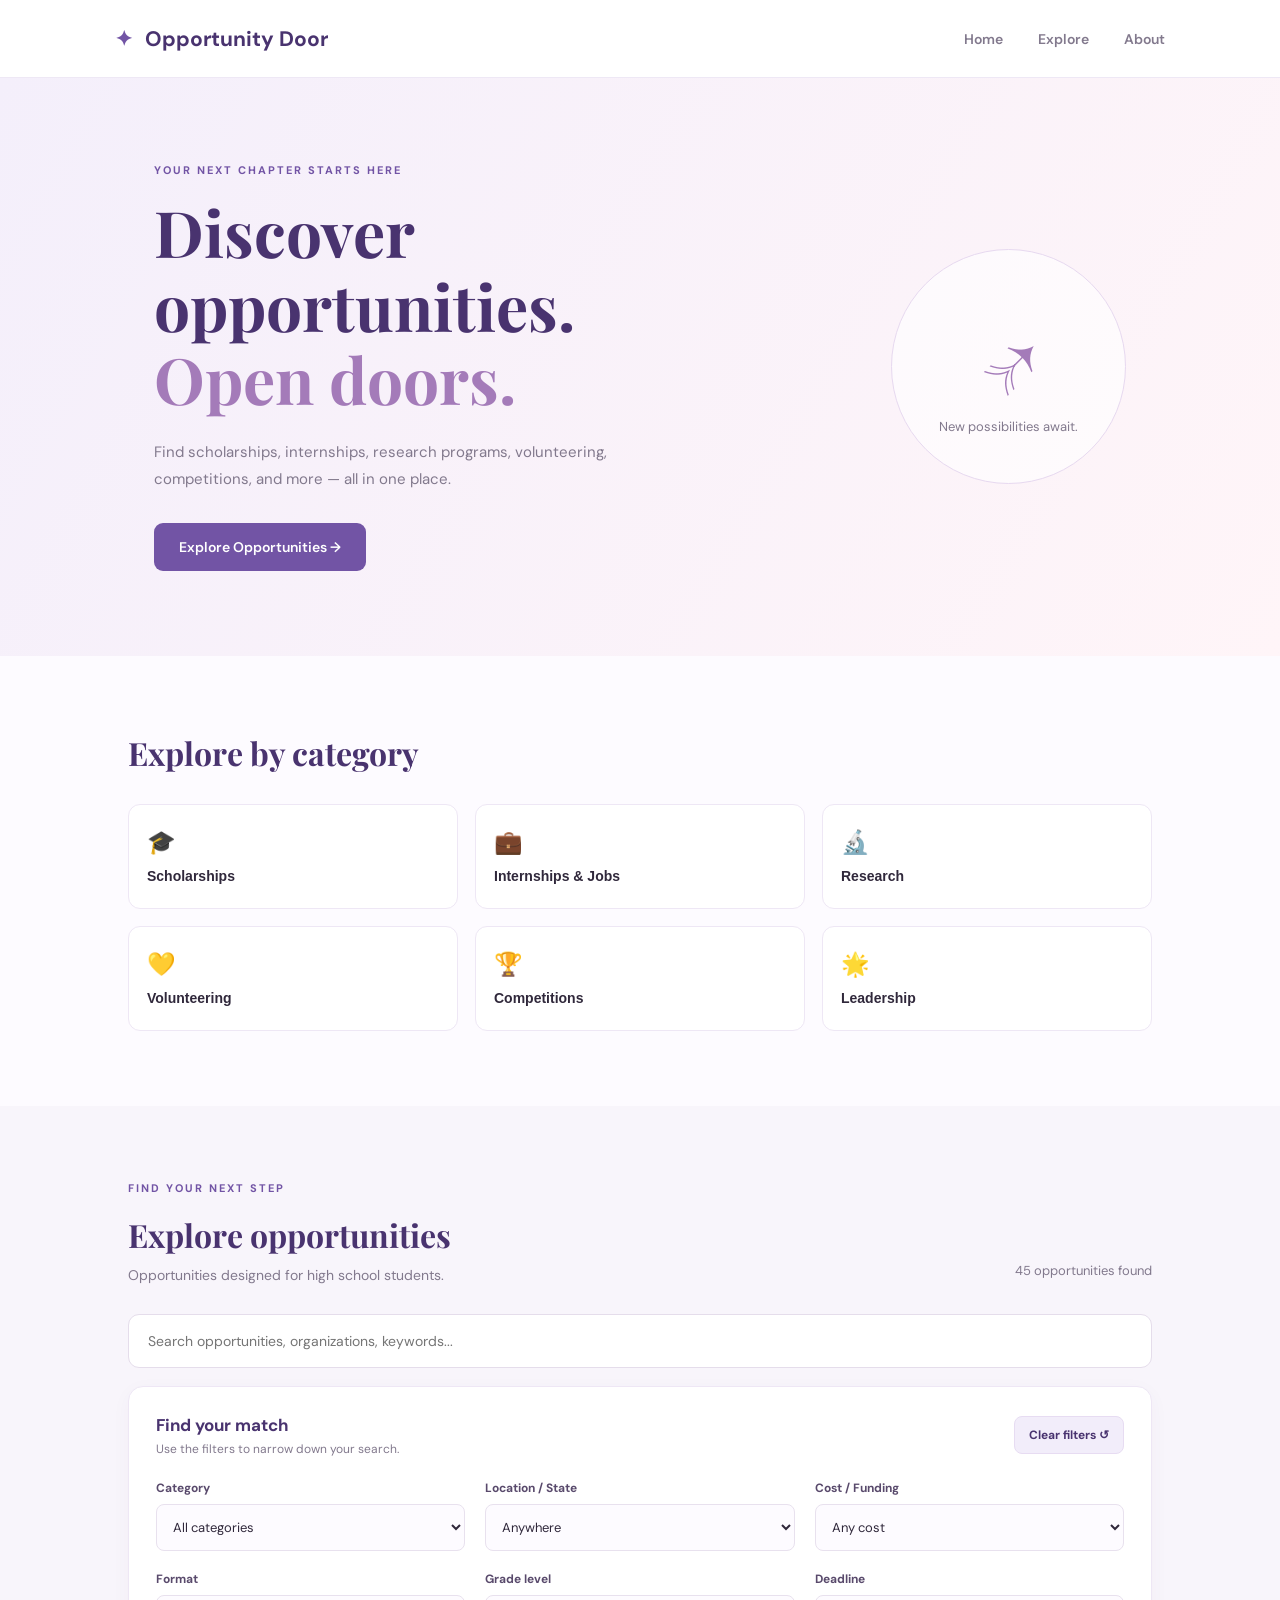
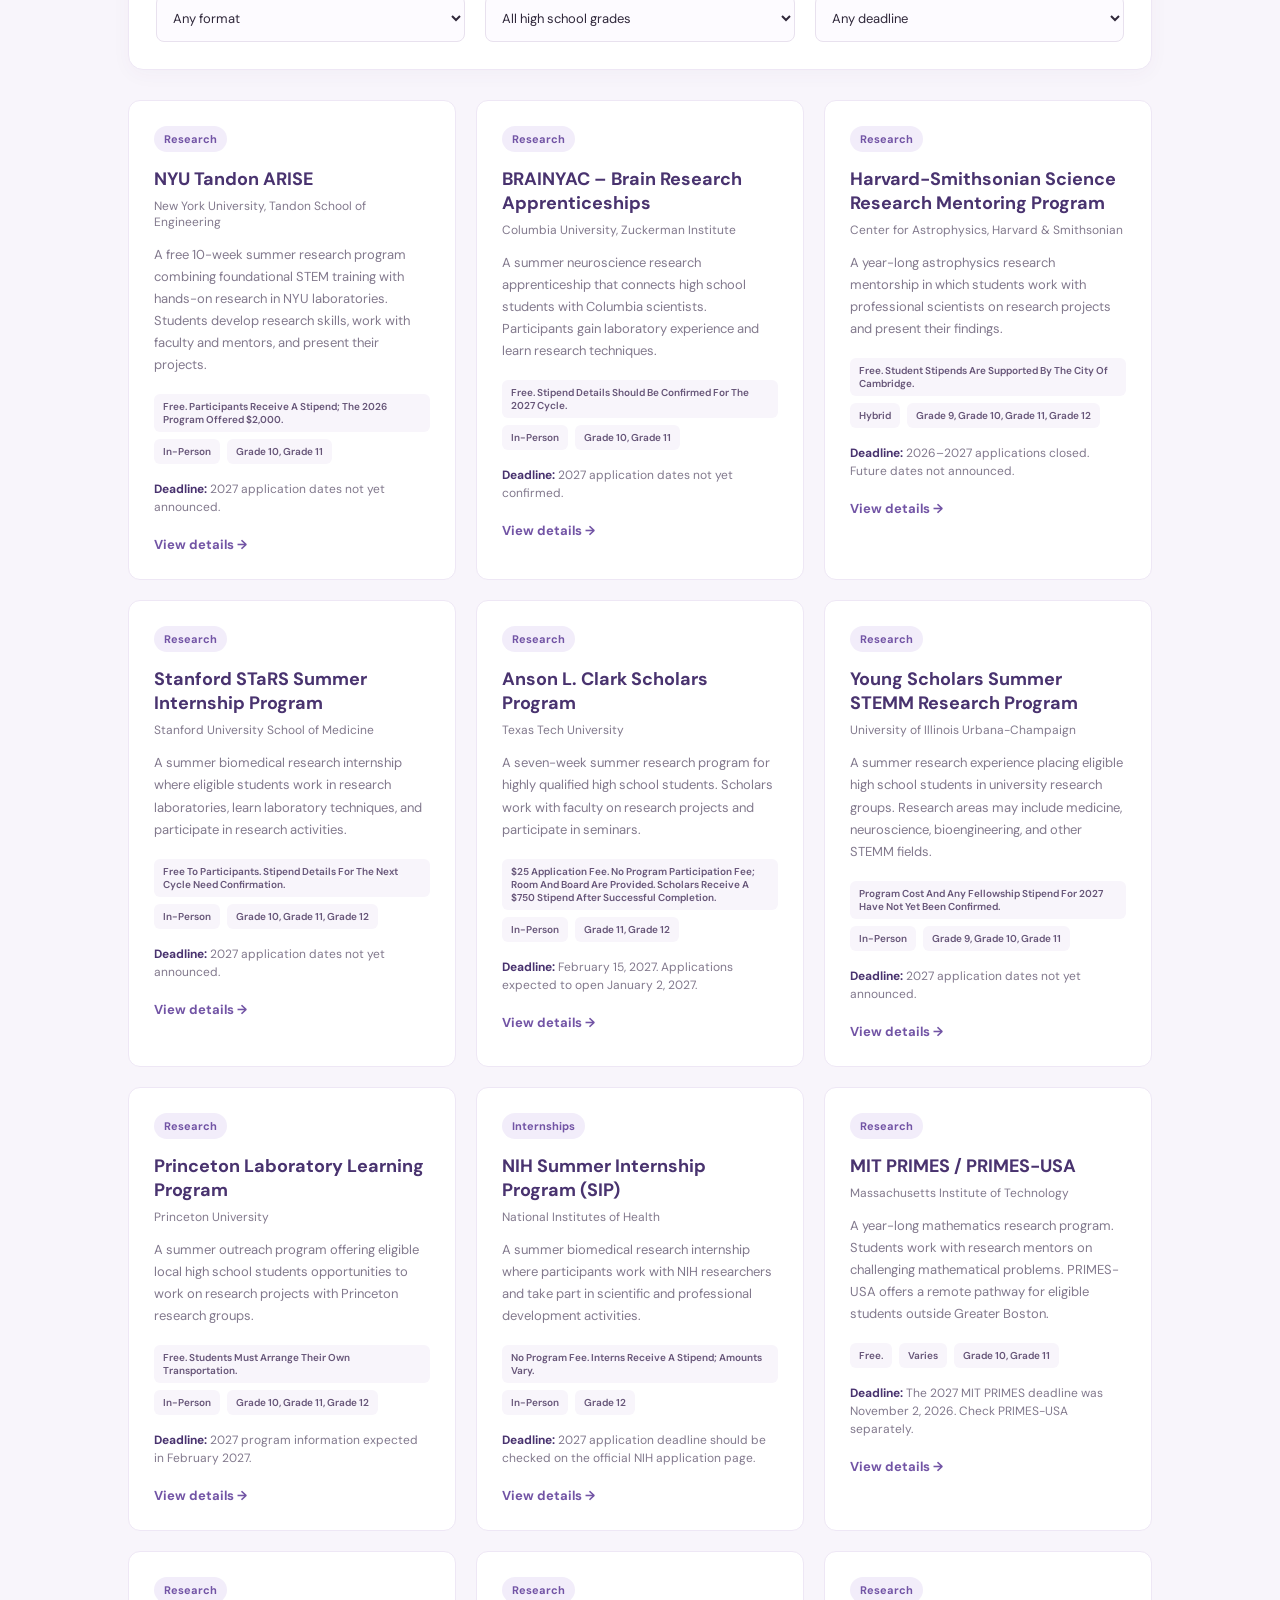
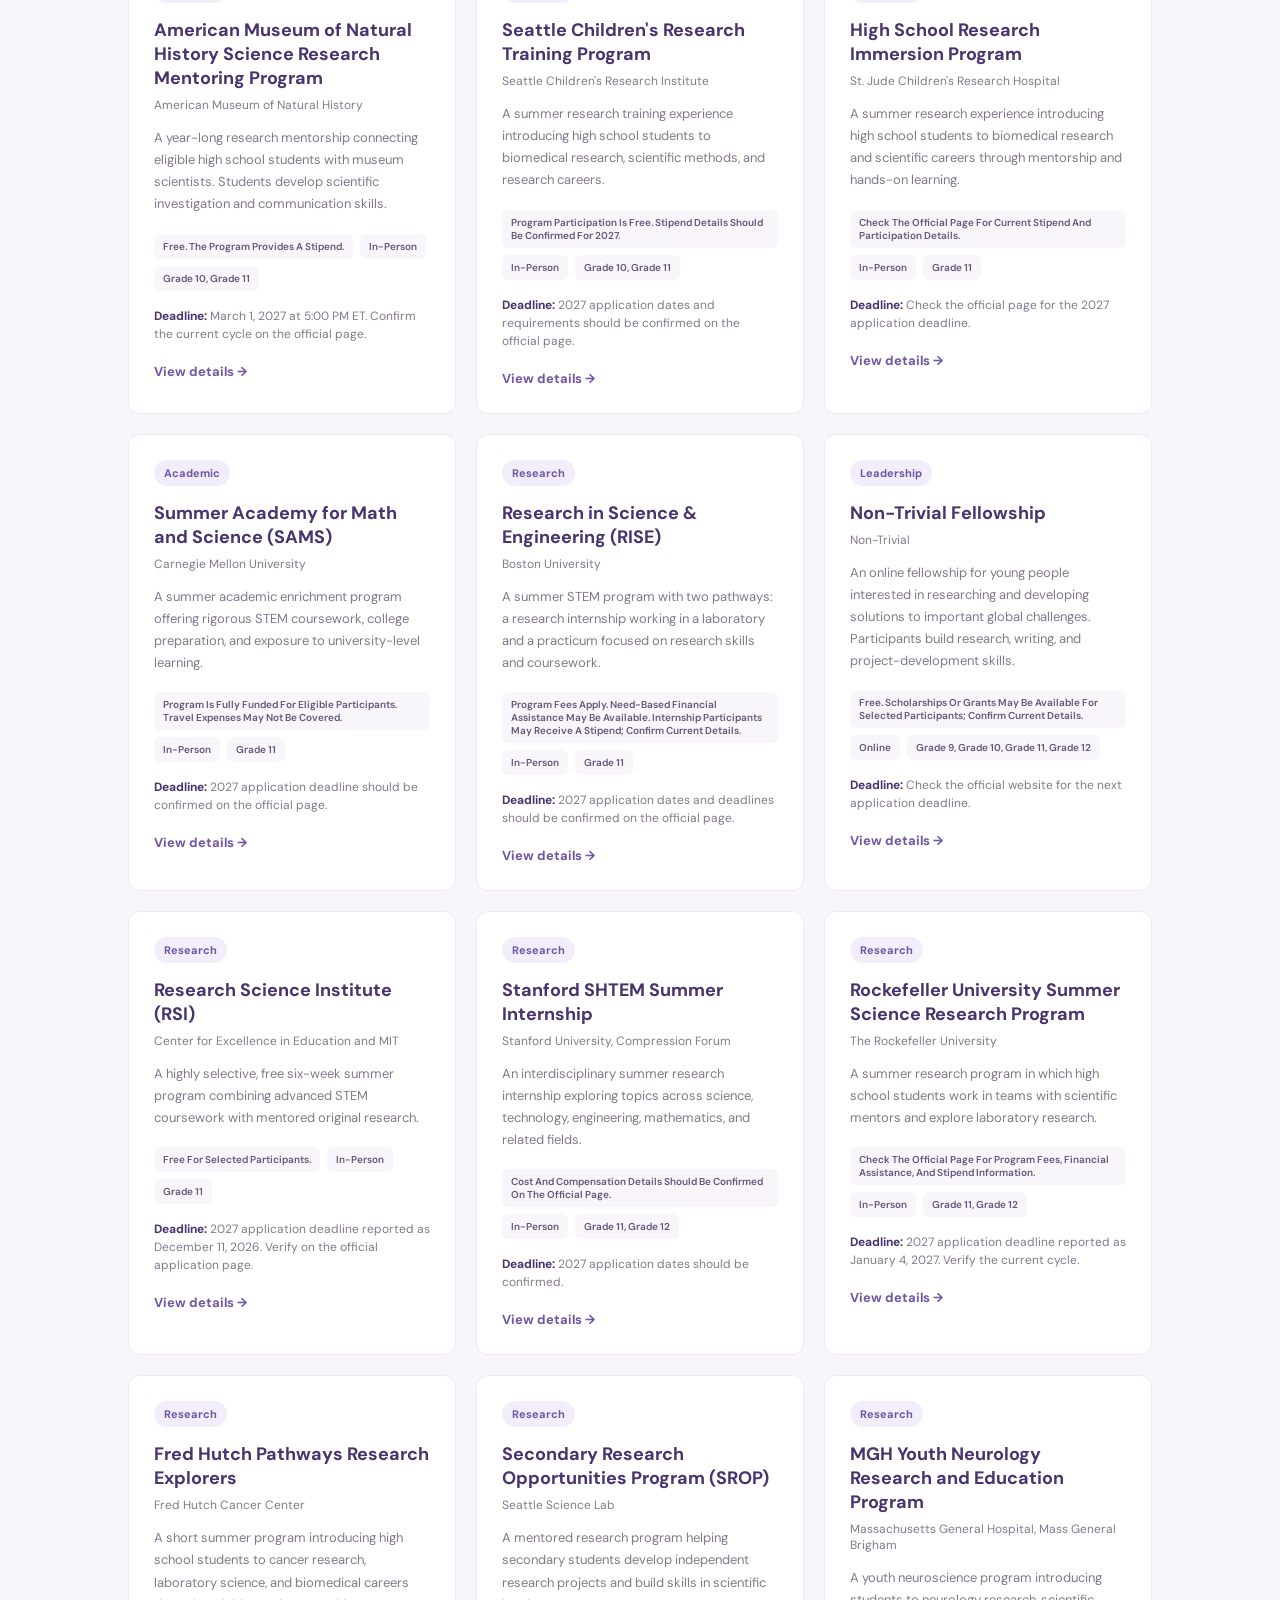
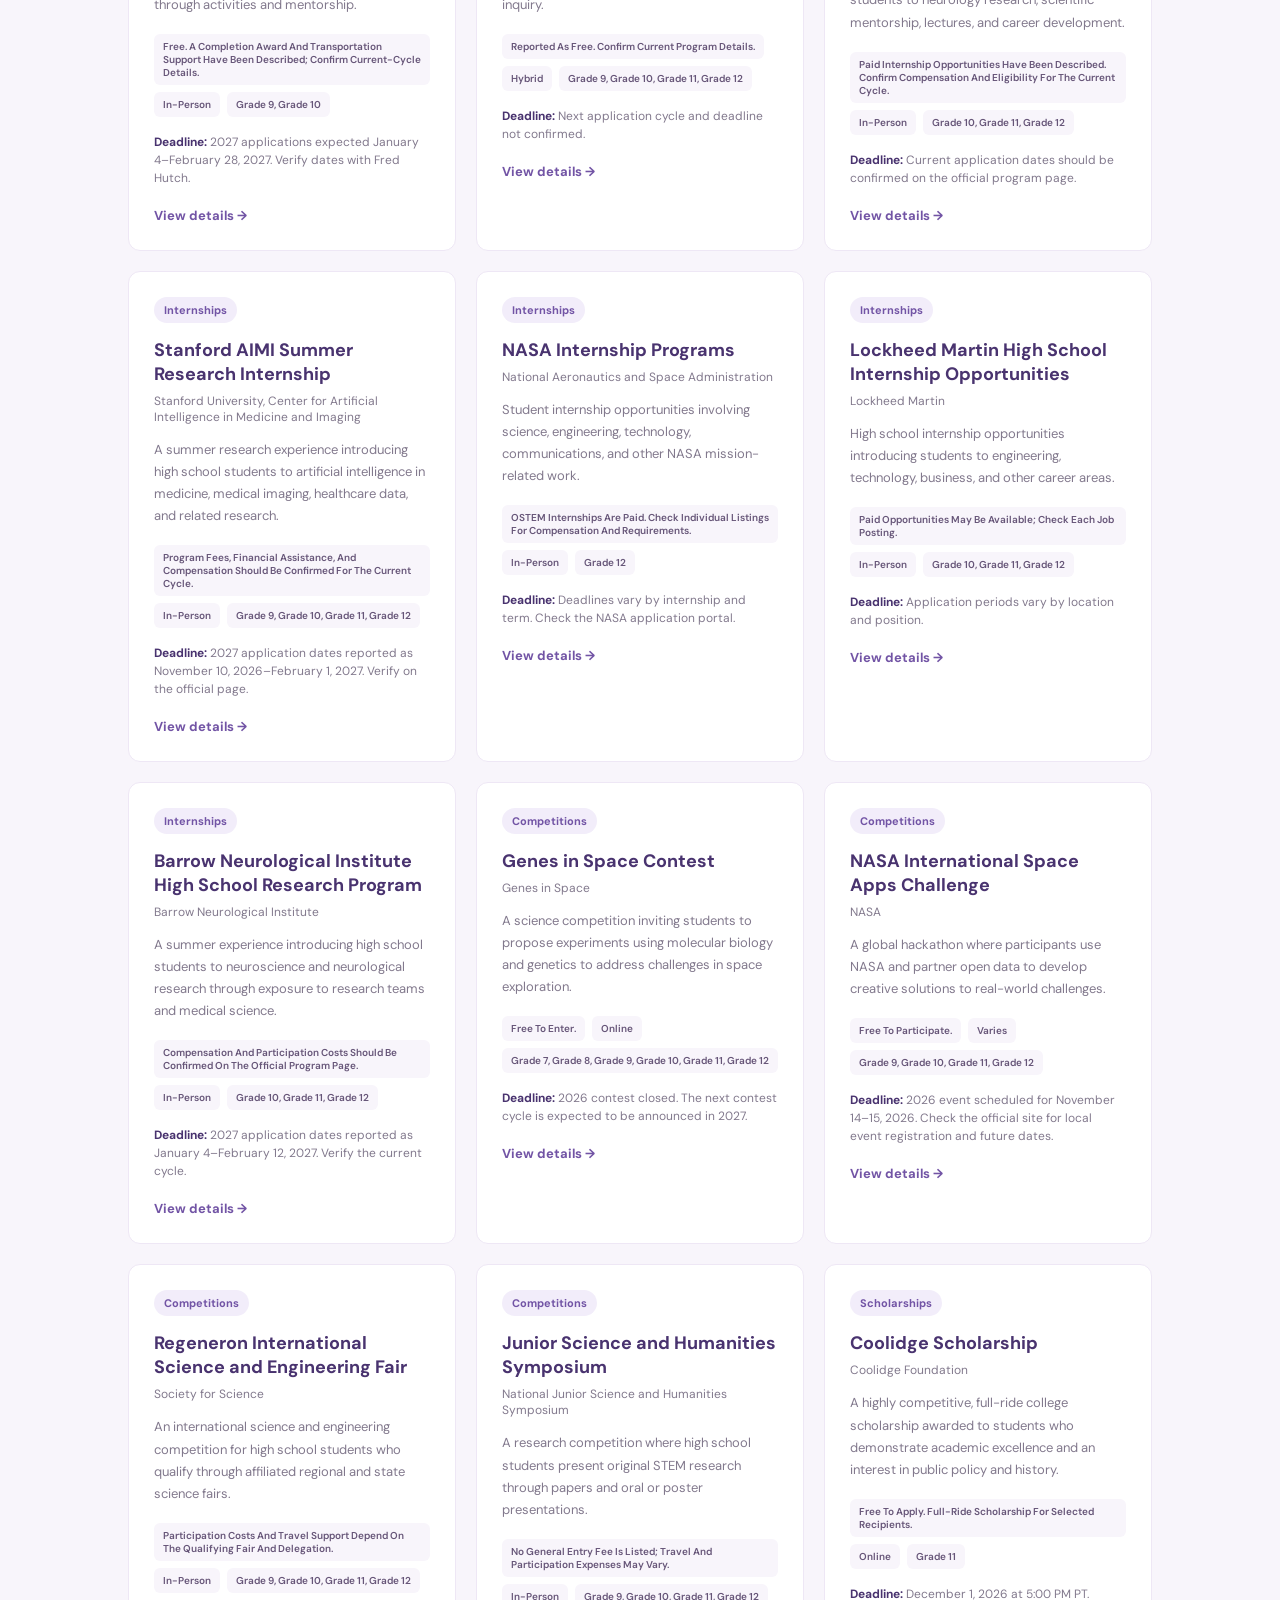
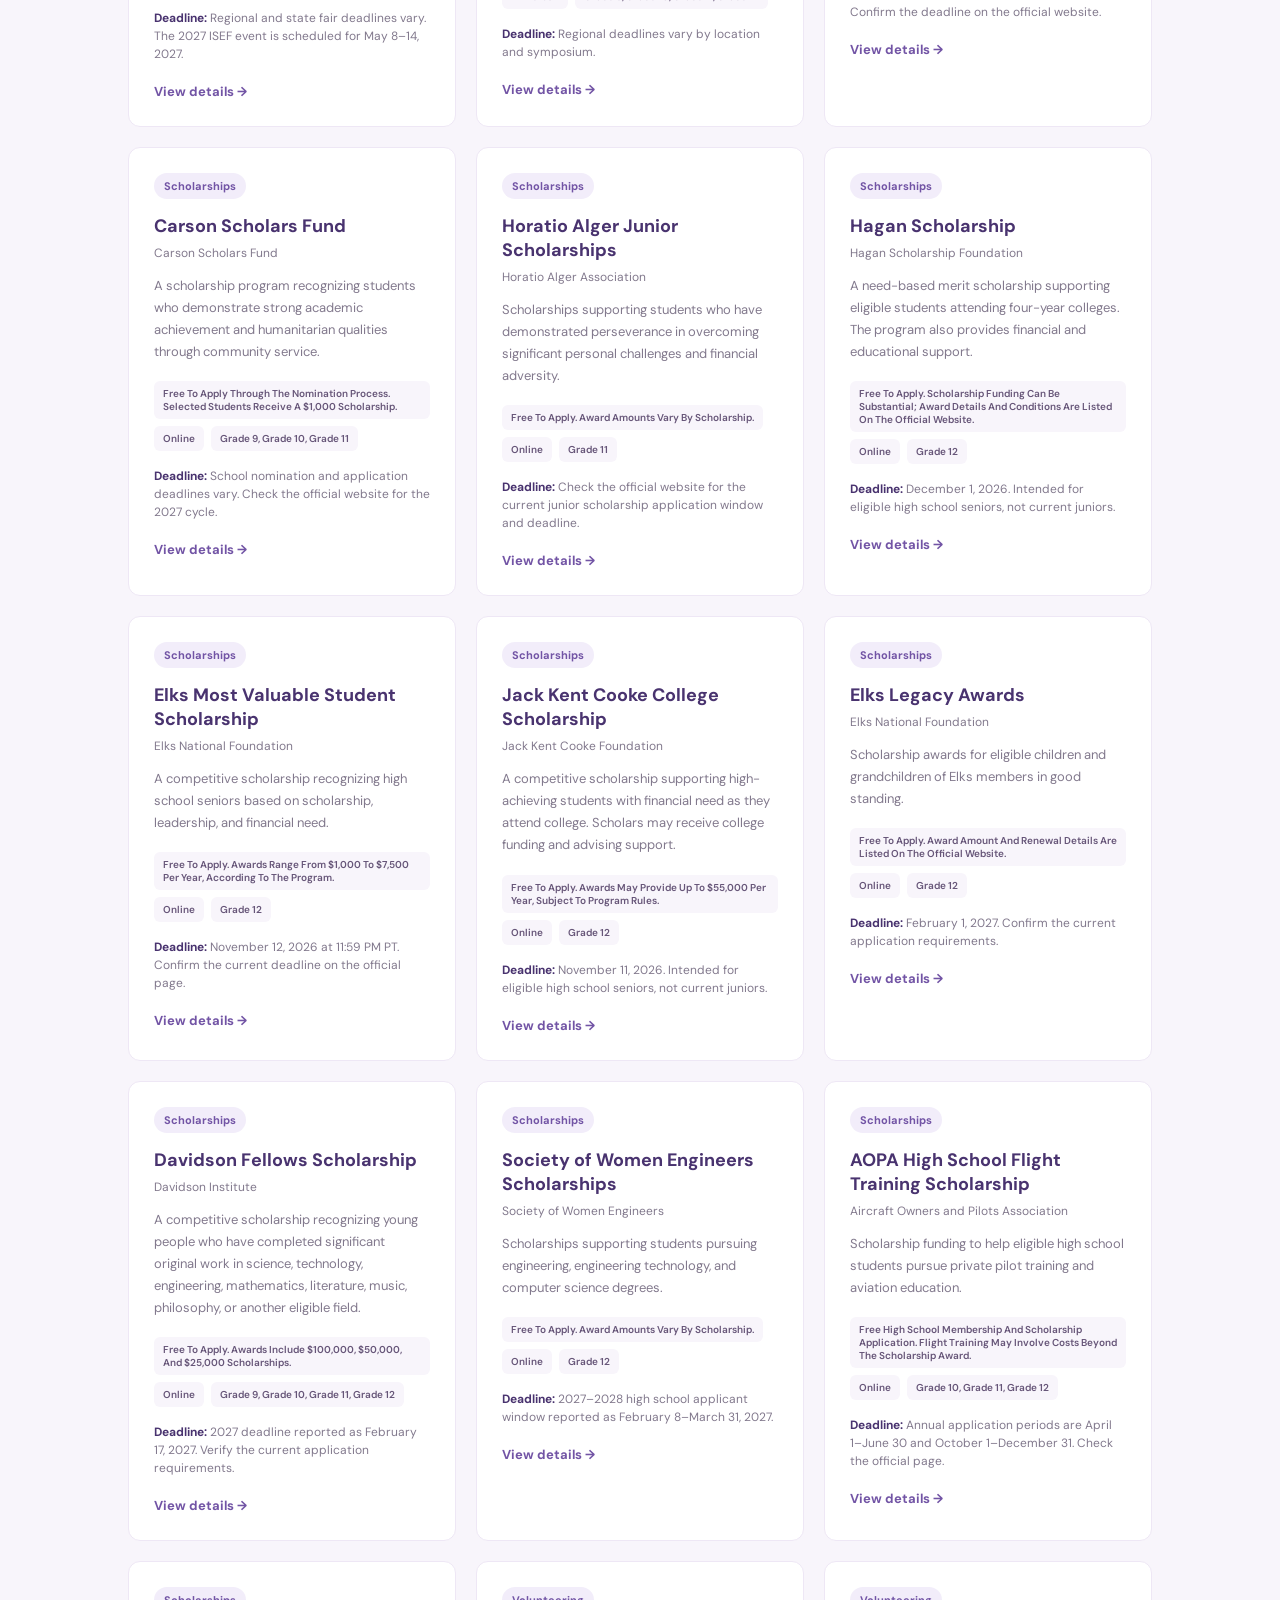
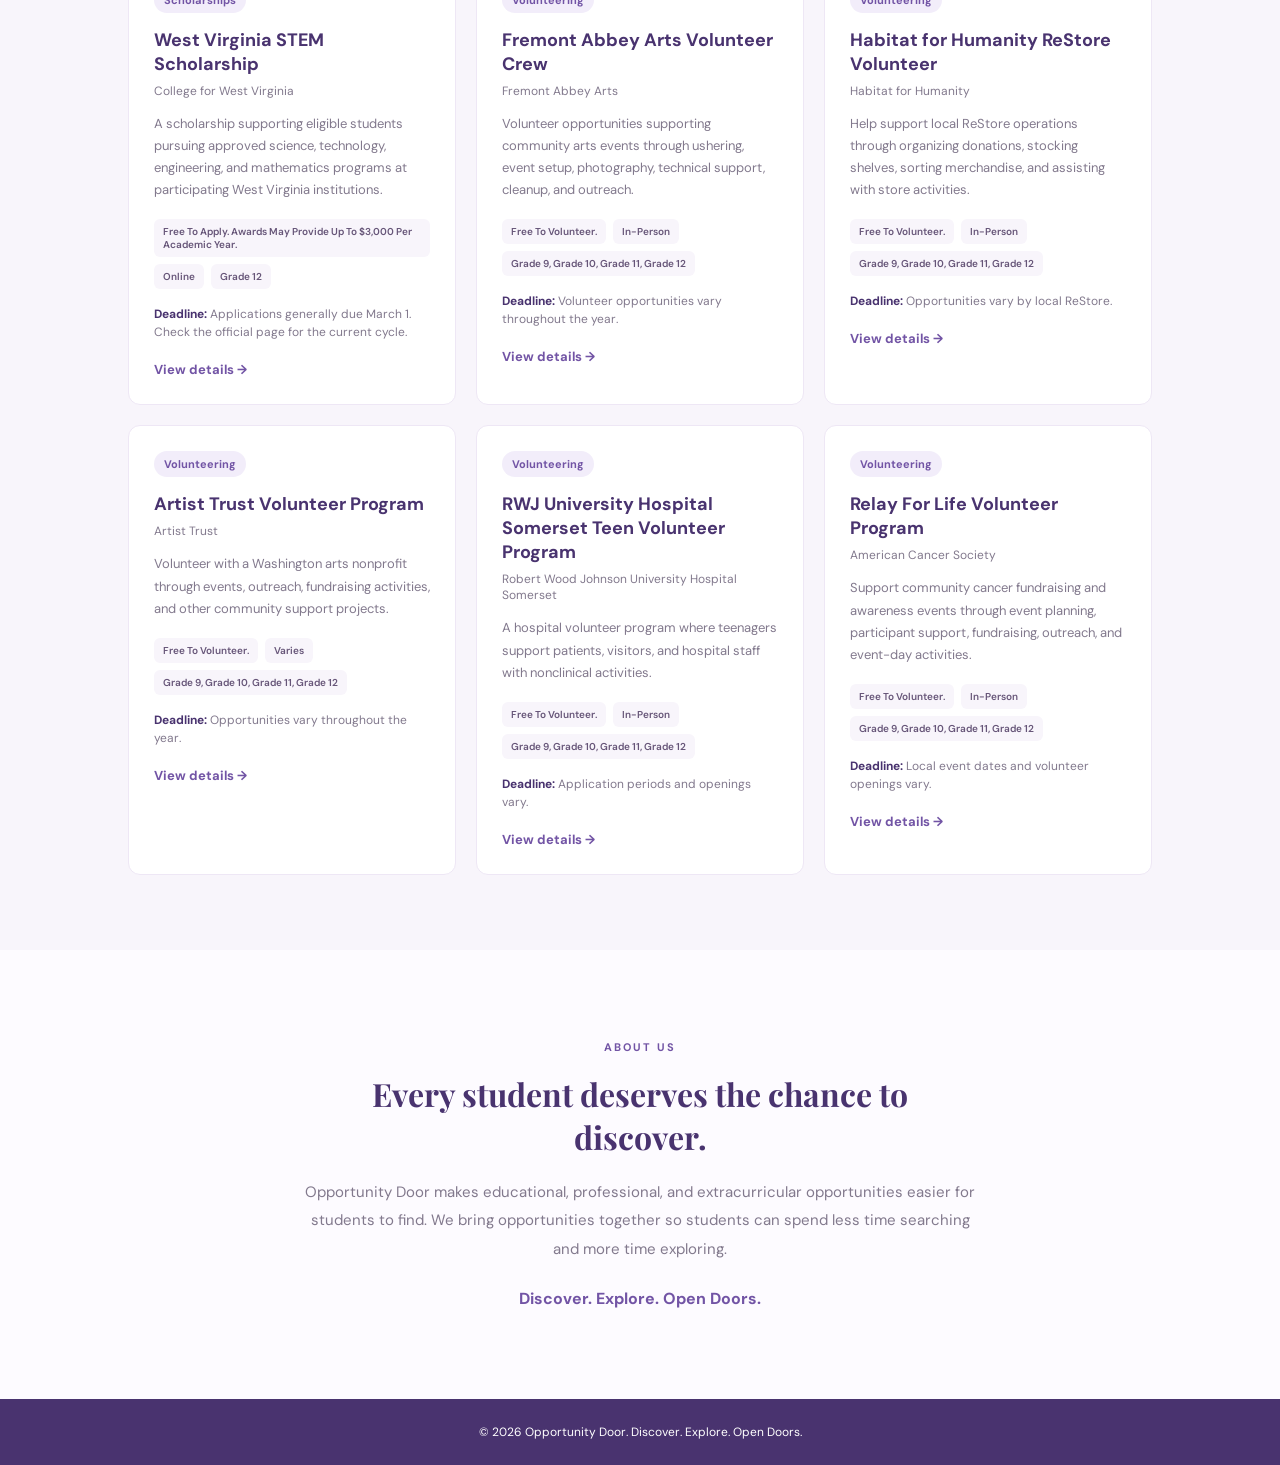
<file: index.html>
<!DOCTYPE html>
<html lang="en">
<head>
    <meta charset="UTF-8">
    <meta name="viewport" content="width=device-width, initial-scale=1.0">
    <title>Opportunity Door | Discover Your Next Opportunity</title>
    <link rel="stylesheet" href="style.css">
</head>

<body>

<header class="navbar">
    <a href="index.html" class="logo">
        <span class="logo-icon">✦</span>
        Opportunity Door
    </a>

    <nav>
        <a href="#home">Home</a>
        <a href="#opportunities">Explore</a>
        <a href="#about">About</a>
    </nav>
</header>

<main>

    <section class="hero" id="home">
        <div class="hero-content">
            <p class="eyebrow">YOUR NEXT CHAPTER STARTS HERE</p>

            <h1>Discover opportunities.<br>
                <span>Open doors.</span>
            </h1>

            <p class="hero-description">
                Find scholarships, internships, research programs,
                volunteering, competitions, and more — all in one place.
            </p>

            <a href="#opportunities" class="primary-button">
                Explore Opportunities →
            </a>
        </div>

        <div class="hero-decoration">
            <div class="door-symbol">↗</div>
            <p>New possibilities await.</p>
        </div>
    </section>

    <section class="categories">
        <h2>Explore by category</h2>

        <div class="category-grid">
            <button class="category-card" data-category="scholarships">
                🎓 <span>Scholarships</span>
            </button>

            <button class="category-card" data-category="internships">
                💼 <span>Internships & Jobs</span>
            </button>

            <button class="category-card" data-category="research">
                🔬 <span>Research</span>
            </button>

            <button class="category-card" data-category="volunteering">
                💛 <span>Volunteering</span>
            </button>

            <button class="category-card" data-category="competitions">
                🏆 <span>Competitions</span>
            </button>

            <button class="category-card" data-category="leadership">
                🌟 <span>Leadership</span>
            </button>
        </div>
    </section>

    <section class="opportunities-section" id="opportunities">

        <div class="section-heading">
            <div>
                <p class="eyebrow">FIND YOUR NEXT STEP</p>
                <h2>Explore opportunities</h2>
                <p class="section-subtitle">
                    Opportunities designed for high school students.
                </p>
            </div>

            <p id="results-count"></p>
        </div>

        <div class="search-area">
            <input
                type="text"
                id="search-input"
                placeholder="Search opportunities, organizations, keywords..."
            >
        </div>

        <div class="filter-panel">

            <div class="filter-heading">
                <div>
                    <h3>Find your match</h3>
                    <p>Use the filters to narrow down your search.</p>
                </div>

                <button id="clear-filters" class="clear-button">
                    Clear filters ↺
                </button>
            </div>

            <div class="filter-grid">

                <div class="filter-group">
                    <label for="category-filter">Category</label>
                    <select id="category-filter">
                        <option value="all">All categories</option>
                        <option value="scholarships">Scholarships</option>
                        <option value="internships">Internships & Jobs</option>
                        <option value="research">Research</option>
                        <option value="volunteering">Volunteering</option>
                        <option value="competitions">Competitions</option>
                        <option value="leadership">Leadership</option>
                    </select>
                </div>

                <div class="filter-group">
                    <label for="state-filter">Location / State</label>
                    <select id="state-filter">
                        <option value="all">Anywhere</option>
                        <option value="Nationwide">Nationwide</option>
                        <option value="International">International</option>
                        <option disabled>──────────</option>
                        <option value="Alabama">Alabama</option>
                        <option value="Alaska">Alaska</option>
                        <option value="Arizona">Arizona</option>
                        <option value="Arkansas">Arkansas</option>
                        <option value="California">California</option>
                        <option value="Colorado">Colorado</option>
                        <option value="Connecticut">Connecticut</option>
                        <option value="Delaware">Delaware</option>
                        <option value="Florida">Florida</option>
                        <option value="Georgia">Georgia</option>
                        <option value="Hawaii">Hawaii</option>
                        <option value="Idaho">Idaho</option>
                        <option value="Illinois">Illinois</option>
                        <option value="Indiana">Indiana</option>
                        <option value="Iowa">Iowa</option>
                        <option value="Kansas">Kansas</option>
                        <option value="Kentucky">Kentucky</option>
                        <option value="Louisiana">Louisiana</option>
                        <option value="Maine">Maine</option>
                        <option value="Maryland">Maryland</option>
                        <option value="Massachusetts">Massachusetts</option>
                        <option value="Michigan">Michigan</option>
                        <option value="Minnesota">Minnesota</option>
                        <option value="Mississippi">Mississippi</option>
                        <option value="Missouri">Missouri</option>
                        <option value="Montana">Montana</option>
                        <option value="Nebraska">Nebraska</option>
                        <option value="Nevada">Nevada</option>
                        <option value="New Hampshire">New Hampshire</option>
                        <option value="New Jersey">New Jersey</option>
                        <option value="New Mexico">New Mexico</option>
                        <option value="New York">New York</option>
                        <option value="North Carolina">North Carolina</option>
                        <option value="North Dakota">North Dakota</option>
                        <option value="Ohio">Ohio</option>
                        <option value="Oklahoma">Oklahoma</option>
                        <option value="Oregon">Oregon</option>
                        <option value="Pennsylvania">Pennsylvania</option>
                        <option value="Rhode Island">Rhode Island</option>
                        <option value="South Carolina">South Carolina</option>
                        <option value="South Dakota">South Dakota</option>
                        <option value="Tennessee">Tennessee</option>
                        <option value="Texas">Texas</option>
                        <option value="Utah">Utah</option>
                        <option value="Vermont">Vermont</option>
                        <option value="Virginia">Virginia</option>
                        <option value="Washington">Washington</option>
                        <option value="West Virginia">West Virginia</option>
                        <option value="Wisconsin">Wisconsin</option>
                        <option value="Wyoming">Wyoming</option>
                    </select>
                </div>

                <div class="filter-group">
                    <label for="cost-filter">Cost / Funding</label>
                    <select id="cost-filter">
                        <option value="all">Any cost</option>
                        <option value="free">Free</option>
                        <option value="paid">Paid</option>
                        <option value="stipend">Stipend provided</option>
                        <option value="funded">Fully funded</option>
                        <option value="unknown">Cost not specified</option>
                    </select>
                </div>

                <div class="filter-group">
                    <label for="format-filter">Format</label>
                    <select id="format-filter">
                        <option value="all">Any format</option>
                        <option value="online">Online</option>
                        <option value="in-person">In-person</option>
                        <option value="hybrid">Hybrid</option>
                        <option value="varies">Varies / not specified</option>
                    </select>
                </div>

                <div class="filter-group">
                    <label for="grade-filter">Grade level</label>
                    <select id="grade-filter">
                        <option value="all">All high school grades</option>
                        <option value="9">9th grade</option>
                        <option value="10">10th grade</option>
                        <option value="11">11th grade</option>
                        <option value="12">12th grade</option>
                    </select>
                </div>

                <div class="filter-group">
                    <label for="deadline-filter">Deadline</label>
                    <select id="deadline-filter">
                        <option value="all">Any deadline</option>
                        <option value="30">Within 30 days</option>
                        <option value="90">Within 90 days</option>
                        <option value="none">No date listed</option>
                    </select>
                </div>

            </div>
        </div>

        <div id="opportunity-list" class="opportunity-grid">
        </div>

    </section>

    <section class="about-section" id="about">
        <p class="eyebrow">ABOUT US</p>
        <h2>Every student deserves the chance to discover.</h2>

        <p>
            Opportunity Door makes educational, professional, and
            extracurricular opportunities easier for students to find.
            We bring opportunities together so students can spend less
            time searching and more time exploring.
        </p>

        <p class="tagline">Discover. Explore. Open Doors.</p>
    </section>

</main>

<footer>
    <p>© 2026 Opportunity Door. Discover. Explore. Open Doors.</p>
</footer>

<script src="opportunities.js"></script>
<script src="script.js"></script>

</body>
</html>
</file>
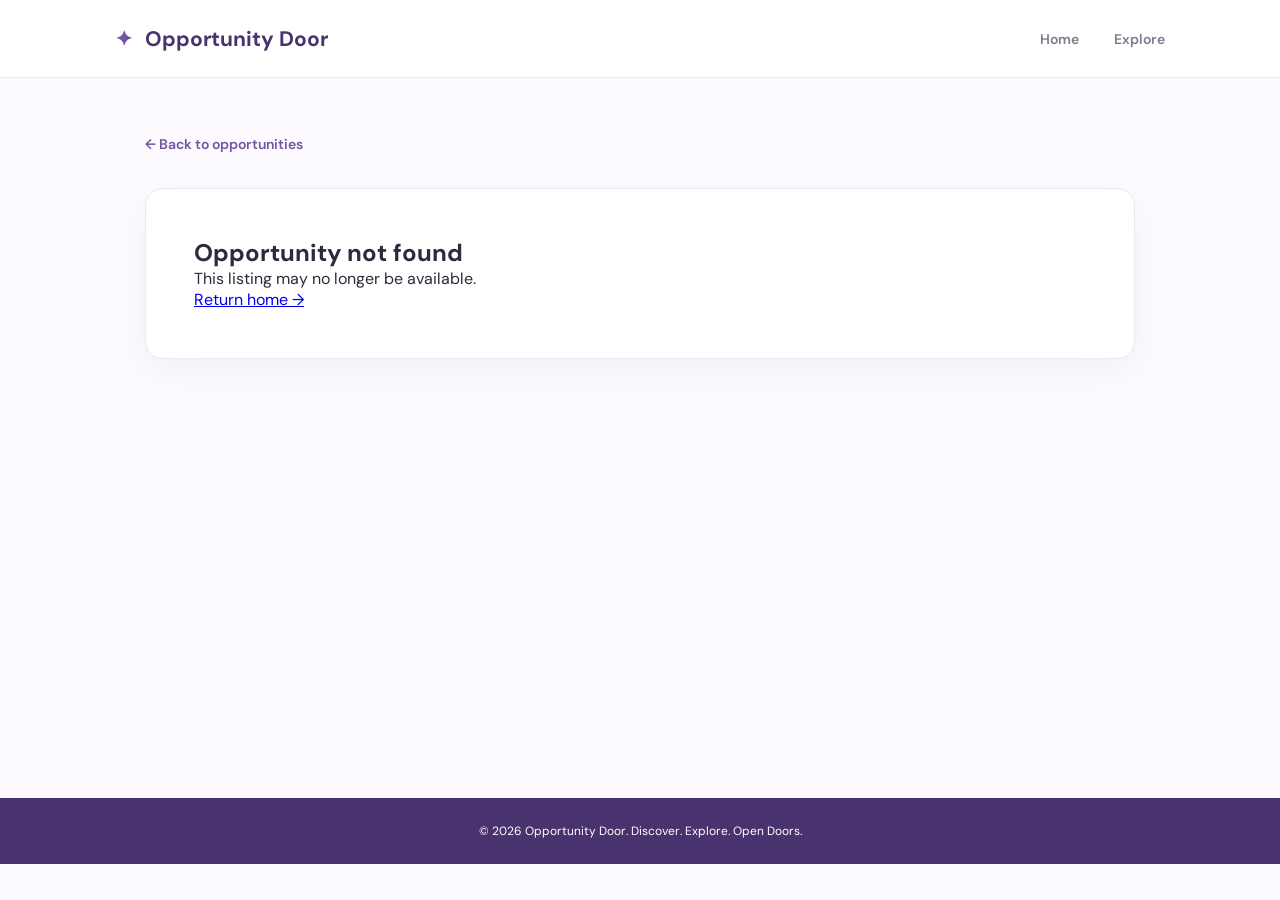
<file: opportunity.html>
<!DOCTYPE html>
<html lang="en">
<head>
    <meta charset="UTF-8">
    <meta name="viewport" content="width=device-width, initial-scale=1.0">
    <title>Opportunity Details | Opportunity Door</title>
    <link rel="stylesheet" href="style.css">
</head>
<body>

    <header class="navbar">
        <a href="index.html" class="logo">
            <span class="logo-icon">✦</span>
            Opportunity Door
        </a>
        <nav>
            <a href="index.html">Home</a>
            <a href="index.html#opportunities">Explore</a>
        </nav>
    </header>

    <main class="details-section">
        <a href="index.html" class="back-link">← Back to opportunities</a>

        <div id="opportunity-details">
            <p>Loading opportunity...</p>
        </div>
    </main>

    <footer>
        <p>© 2026 Opportunity Door. Discover. Explore. Open Doors.</p>
    </footer>

    <script src="opportunities.js"></script>
    <script src="opportunity.js"></script>
</body>
</html>
</file>
<file: style.css>
@import url('https://fonts.googleapis.com/css2?family=DM+Sans:wght@400;500;600;700&family=Playfair+Display:wght@500;600;700&display=swap');

:root {
    --purple: #7254a5;
    --dark-purple: #49336f;
    --light-purple: #f2edfa;
    --pink: #f8e9f1;
    --background: #fdfbff;
    --text: #30283b;
    --muted: #82798d;
    --white: #ffffff;
}

* {
    margin: 0;
    padding: 0;
    box-sizing: border-box;
    scroll-behavior: smooth;
}

body {
    font-family: 'DM Sans', sans-serif;
    background: var(--background);
    color: var(--text);
}

/* NAVIGATION */

.navbar {
    min-height: 78px;
    padding: 0 9%;
    display: flex;
    align-items: center;
    justify-content: space-between;
    background: white;
    border-bottom: 1px solid #eee8f5;
}

.logo {
    text-decoration: none;
    color: var(--dark-purple);
    font-size: 21px;
    font-weight: 700;
}

.logo-icon {
    color: var(--purple);
    margin-right: 7px;
}

nav {
    display: flex;
    gap: 35px;
}

nav a {
    text-decoration: none;
    color: var(--muted);
    font-size: 14px;
    font-weight: 600;
    transition: 0.2s;
}

nav a:hover {
    color: var(--purple);
}

/* HERO */

.hero {
    min-height: 490px;
    padding: 85px 12%;
    display: flex;
    align-items: center;
    justify-content: space-between;
    gap: 40px;
    background: linear-gradient(120deg, #f4effb, #fff5f8);
}

.hero-content {
    max-width: 650px;
}

.eyebrow {
    color: var(--purple);
    font-size: 11px;
    font-weight: 700;
    letter-spacing: 2px;
    margin-bottom: 18px;
}

.hero h1 {
    font-family: 'Playfair Display', serif;
    font-size: clamp(42px, 5vw, 65px);
    line-height: 1.15;
    color: var(--dark-purple);
}

.hero h1 span {
    color: #a47bb9;
}

.hero-description {
    color: var(--muted);
    max-width: 500px;
    line-height: 1.8;
    margin: 23px 0 30px;
    font-size: 15px;
}

.primary-button {
    display: inline-block;
    background: var(--purple);
    color: white;
    padding: 15px 25px;
    border-radius: 9px;
    text-decoration: none;
    font-size: 14px;
    font-weight: 600;
    transition: 0.2s;
}

.primary-button:hover {
    background: var(--dark-purple);
    transform: translateY(-2px);
}

.hero-decoration {
    width: 235px;
    height: 235px;
    min-width: 235px;
    border-radius: 50%;
    background: rgba(255,255,255,0.65);
    border: 1px solid #e7d9f0;
    display: flex;
    flex-direction: column;
    align-items: center;
    justify-content: center;
    color: var(--muted);
    font-size: 13px;
}

.door-symbol {
    font-family: 'Playfair Display', serif;
    font-size: 90px;
    color: #a47bb9;
}

/* CATEGORIES */

.categories {
    padding: 75px 10%;
}

.categories h2,
.section-heading h2,
.about-section h2 {
    font-family: 'Playfair Display', serif;
    font-size: 32px;
    color: var(--dark-purple);
}

.category-grid {
    display: grid;
    grid-template-columns: repeat(3, 1fr);
    gap: 17px;
    margin-top: 30px;
}

.category-card {
    border: 1px solid #eee7f5;
    background: white;
    padding: 24px 18px;
    border-radius: 12px;
    text-align: left;
    font-size: 23px;
    cursor: pointer;
    transition: 0.2s;
}

.category-card span {
    display: block;
    margin-top: 12px;
    font-size: 14px;
    font-weight: 600;
    color: var(--text);
}

.category-card:hover {
    border-color: #bba4d6;
    background: var(--light-purple);
    transform: translateY(-3px);
}

/* OPPORTUNITY SECTION */

.opportunities-section {
    padding: 75px 10%;
    background: #f8f5fb;
}

.section-heading {
    display: flex;
    align-items: end;
    justify-content: space-between;
    gap: 20px;
    margin-bottom: 30px;
}

.section-subtitle {
    color: var(--muted);
    font-size: 14px;
    margin-top: 10px;
}

#results-count {
    color: var(--muted);
    font-size: 13px;
    white-space: nowrap;
    padding-bottom: 5px;
}

/* SEARCH */

.search-area {
    margin-bottom: 18px;
}

.search-area input {
    width: 100%;
    padding: 17px 19px;
    border: 1px solid #e5ddeb;
    border-radius: 11px;
    background: white;
    font-family: inherit;
    font-size: 14px;
    outline: none;
    transition: 0.2s;
}

.search-area input:focus {
    border-color: var(--purple);
    box-shadow: 0 0 0 3px rgba(114, 84, 165, 0.08);
}

/* FILTER PANEL */

.filter-panel {
    background: white;
    border: 1px solid #eee7f5;
    border-radius: 15px;
    padding: 27px;
    margin-bottom: 30px;
    box-shadow: 0 5px 20px rgba(73, 51, 111, 0.035);
}

.filter-heading {
    display: flex;
    justify-content: space-between;
    align-items: center;
    gap: 15px;
    margin-bottom: 23px;
}

.filter-heading h3 {
    color: var(--dark-purple);
    font-size: 17px;
    margin-bottom: 5px;
}

.filter-heading p {
    color: var(--muted);
    font-size: 12px;
}

.clear-button {
    background: var(--light-purple);
    color: var(--dark-purple);
    border: 1px solid #e7dcf2;
    border-radius: 8px;
    padding: 10px 14px;
    font-family: inherit;
    font-size: 12px;
    font-weight: 700;
    cursor: pointer;
    transition: 0.2s;
}

.clear-button:hover {
    background: #e8def5;
}

.filter-grid {
    display: grid;
    grid-template-columns: repeat(3, 1fr);
    gap: 20px;
}

.filter-group {
    display: flex;
    flex-direction: column;
    gap: 8px;
}

.filter-group label {
    color: #594a6c;
    font-size: 12px;
    font-weight: 700;
}

.filter-group select {
    width: 100%;
    padding: 13px 12px;
    border: 1px solid #e8e1ee;
    border-radius: 8px;
    background: #fdfbff;
    color: var(--text);
    font-family: inherit;
    font-size: 13px;
    outline: none;
    cursor: pointer;
    transition: 0.2s;
}

.filter-group select:focus {
    border-color: var(--purple);
    box-shadow: 0 0 0 3px rgba(114, 84, 165, 0.07);
}

/* OPPORTUNITY CARDS */

.opportunity-grid {
    display: grid;
    grid-template-columns: repeat(3, 1fr);
    gap: 20px;
}

.opportunity-card {
    background: white;
    padding: 25px;
    border: 1px solid #eee7f5;
    border-radius: 12px;
    transition: 0.2s;
}

.opportunity-card:hover {
    transform: translateY(-4px);
    box-shadow: 0 8px 25px rgba(73, 51, 111, 0.08);
}

.opportunity-category {
    color: var(--purple);
    background: var(--light-purple);
    display: inline-block;
    padding: 6px 10px;
    border-radius: 20px;
    font-size: 11px;
    font-weight: 700;
    margin-bottom: 15px;
    text-transform: capitalize;
}

.opportunity-card h3 {
    color: var(--dark-purple);
    font-size: 18px;
    margin-bottom: 7px;
}

.provider-name {
    color: var(--muted);
    font-size: 12px;
    margin-bottom: 14px;
}

.card-description {
    color: var(--muted);
    font-size: 13px;
    line-height: 1.7;
}

.card-tags {
    display: flex;
    flex-wrap: wrap;
    gap: 7px;
    margin-top: 18px;
}

.card-tags span {
    background: #f8f5fb;
    color: #665578;
    padding: 6px 9px;
    border-radius: 6px;
    font-size: 10px;
    font-weight: 600;
    text-transform: capitalize;
}

.card-deadline {
    color: var(--muted);
    font-size: 12px;
    margin-top: 16px;
    line-height: 1.5;
}

.card-deadline strong {
    color: var(--dark-purple);
}

.opportunity-card a {
    display: inline-block;
    margin-top: 20px;
    color: var(--purple);
    font-size: 13px;
    font-weight: 700;
    text-decoration: none;
}

.opportunity-card a:hover {
    text-decoration: underline;
}

/* NO RESULTS */

.no-results {
    background: white;
    border: 1px solid #eee7f5;
    border-radius: 13px;
    padding: 45px 20px;
    text-align: center;
    grid-column: 1 / -1;
}

.no-results-icon {
    color: #a47bb9;
    font-size: 35px;
    margin-bottom: 12px;
}

.no-results h3 {
    color: var(--dark-purple);
    margin-bottom: 8px;
}

.no-results p {
    color: var(--muted);
    font-size: 13px;
    margin-bottom: 20px;
}

/* ABOUT */

.about-section {
    text-align: center;
    max-width: 720px;
    margin: auto;
    padding: 90px 25px;
}

.about-section h2 {
    margin-bottom: 20px;
}

.about-section > p:not(.eyebrow):not(.tagline) {
    color: var(--muted);
    font-size: 15px;
    line-height: 1.9;
}

.tagline {
    color: var(--purple);
    font-weight: 700;
    margin-top: 25px;
}

/* INDIVIDUAL OPPORTUNITY PAGE */

.details-section {
    max-width: 1050px;
    min-height: 80vh;
    margin: auto;
    padding: 55px 30px 90px;
}

.back-link {
    display: inline-block;
    color: var(--purple);
    text-decoration: none;
    font-size: 14px;
    font-weight: 600;
    margin-bottom: 35px;
}

.back-link:hover {
    text-decoration: underline;
}

#opportunity-details {
    background: white;
    border: 1px solid #eee7f5;
    border-radius: 18px;
    padding: 48px;
    box-shadow: 0 12px 35px rgba(73, 51, 111, 0.06);
}

.details-section h1 {
    font-family: 'Playfair Display', serif;
    font-size: clamp(34px, 5vw, 48px);
    color: var(--dark-purple);
    line-height: 1.2;
    margin: 18px 0 10px;
}

.details-provider {
    color: var(--muted);
    font-size: 15px;
}

.details-description {
    color: #655c70;
    font-size: 16px;
    line-height: 1.9;
    margin: 30px 0;
    max-width: 750px;
}

.details-info {
    display: grid;
    grid-template-columns: repeat(2, 1fr);
    gap: 15px;
    margin: 35px 0;
}

.details-info div {
    background: #f8f5fb;
    border: 1px solid #eee7f5;
    padding: 23px;
    border-radius: 12px;
}

.details-info strong {
    display: block;
    color: var(--dark-purple);
    font-size: 13px;
    margin-bottom: 9px;
}

.details-info p {
    color: var(--muted);
    font-size: 14px;
    line-height: 1.6;
}

#opportunity-details .primary-button {
    margin-top: 15px;
    padding: 16px 28px;
}

.sample-note {
    color: var(--muted);
    font-size: 13px;
    margin-top: 20px;
    background: #f8f5fb;
    padding: 15px;
    border-radius: 9px;
}

/* FOOTER */

footer {
    background: var(--dark-purple);
    color: white;
    padding: 25px;
    text-align: center;
    font-size: 12px;
}

/* TABLET */

@media (max-width: 900px) {
    .filter-grid {
        grid-template-columns: repeat(2, 1fr);
    }

    .opportunity-grid {
        grid-template-columns: repeat(2, 1fr);
    }
}

/* MOBILE */

@media (max-width: 750px) {
    .navbar {
        padding: 0 5%;
    }

    nav {
        gap: 13px;
    }

    nav a {
        font-size: 12px;
    }

    .hero {
        padding: 65px 7%;
    }

    .hero-decoration {
        display: none;
    }

    .category-grid {
        grid-template-columns: repeat(2, 1fr);
    }

    .categories,
    .opportunities-section {
        padding: 55px 7%;
    }

    .search-area {
        flex-direction: column;
    }

    .section-heading {
        align-items: flex-start;
        flex-direction: column;
    }

    .filter-panel {
        padding: 20px;
    }
}

@media (max-width: 600px) {
    #opportunity-details {
        padding: 25px;
    }

    .details-info {
        grid-template-columns: 1fr;
    }

    .filter-heading {
        align-items: flex-start;
        flex-direction: column;
    }
}

@media (max-width: 450px) {
    .category-grid,
    .opportunity-grid,
    .filter-grid {
        grid-template-columns: 1fr;
    }

    .logo {
        font-size: 16px;
    }

    nav {
        gap: 9px;
    }
}
</file>
